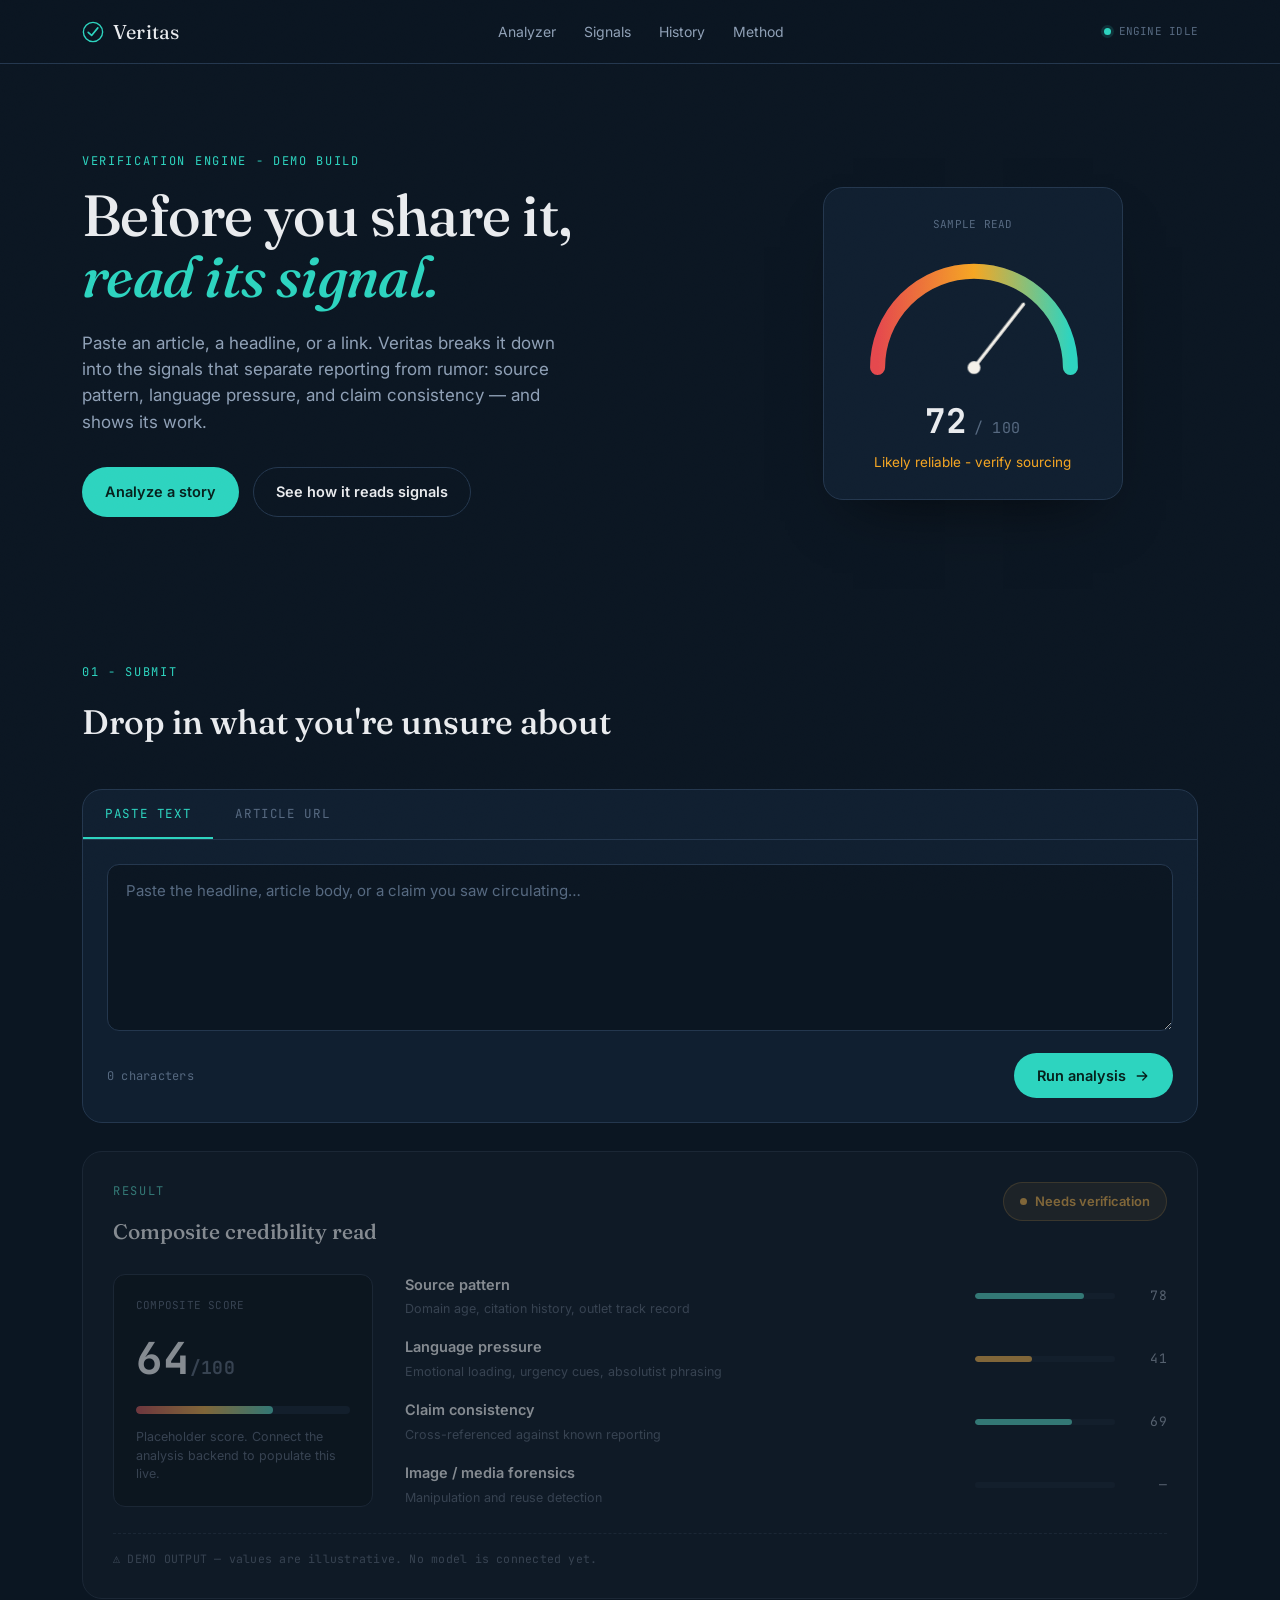
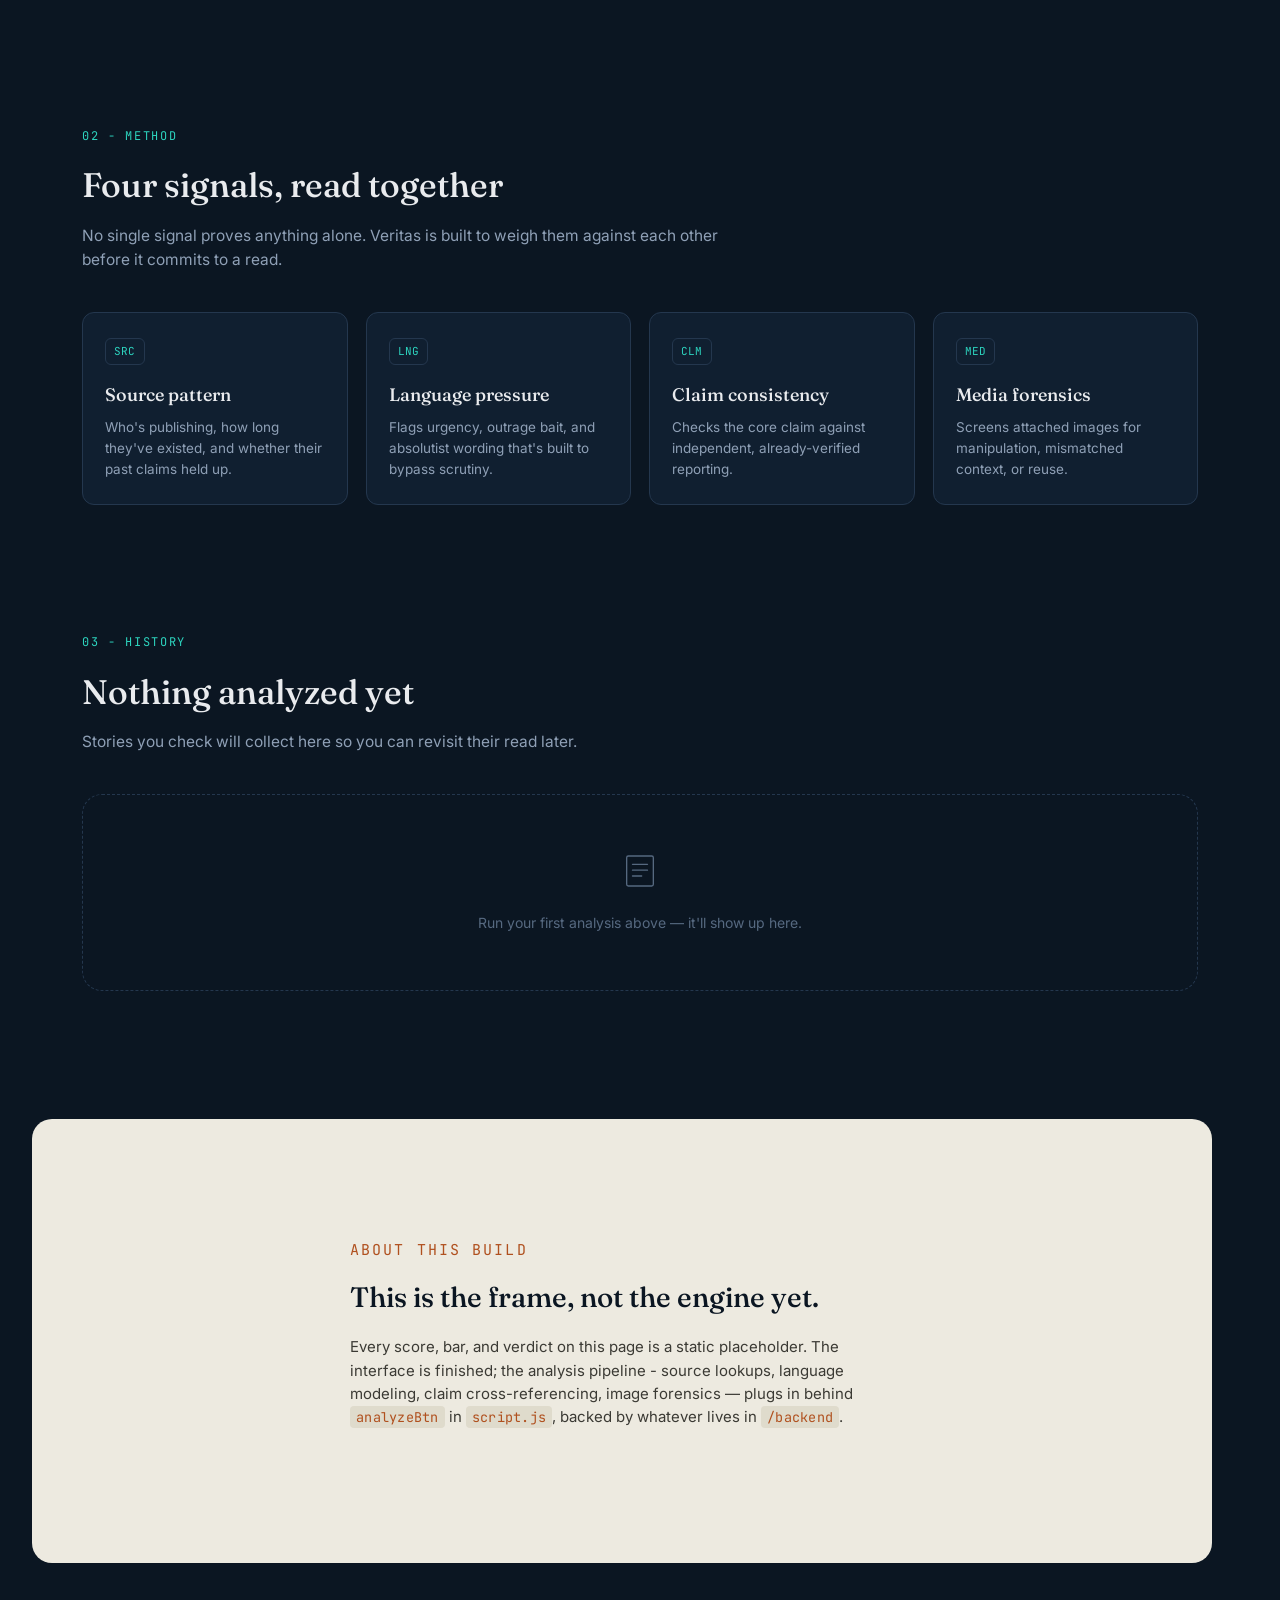
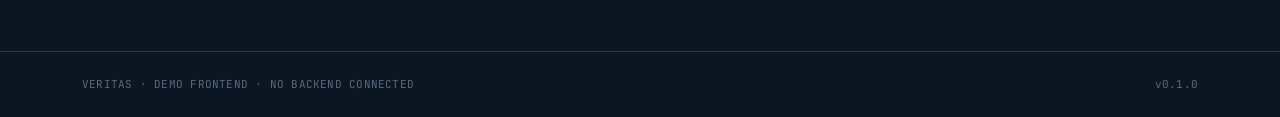
<file: frontend/index.html>
<!DOCTYPE html>
<html lang="en">
<head>
<meta charset="UTF-8">
<meta name="viewport" content="width=device-width, initial-scale=1.0">
<title>Veritas - Signal Verification Engine</title>
<link rel="preconnect" href="https://fonts.googleapis.com">
<link rel="preconnect" href="https://fonts.gstatic.com" crossorigin>
<link href="https://fonts.googleapis.com/css2?family=Fraunces:ital,opsz,wght@0,9..144,400;0,9..144,500;0,9..144,600;1,9..144,500&family=Inter:wght@400;500;600;700&family=JetBrains+Mono:wght@400;500;700&display=swap" rel="stylesheet">
<link rel="stylesheet" href="styles.css">
</head>
<body>
<div class="noise-overlay"></div>
<header class="site-header">
  <div class="header-inner">
    <a class="brand" href="#top">
      <span class="brand-mark" aria-hidden="true">
        <svg viewBox="0 0 32 32" width="22" height="22">
          <circle cx="16" cy="16" r="14" fill="none" stroke="currentColor" stroke-width="2"/>
          <path d="M9 16.5 L14 21 L23 10" fill="none" stroke="currentColor" stroke-width="2.4" stroke-linecap="round" stroke-linejoin="round"/>
        </svg>
      </span>
      <span class="brand-name">Veritas</span>
    </a>
    <nav class="main-nav" aria-label="Primary">
      <a href="#analyze">Analyzer</a>
      <a href="#signals">Signals</a>
      <a href="#history">History</a>
      <a href="#about">Method</a>
    </nav>
    <div class="header-status">
      <span class="status-dot" aria-hidden="true"></span>
      <span class="mono">ENGINE&nbsp;IDLE</span>
    </div>
  </div>
</header>
<main id="top">
  <section class="hero">
    <div class="hero-inner">
      <div class="hero-copy">
        <p class="eyebrow">VERIFICATION ENGINE - DEMO BUILD</p>
        <h1 class="hero-title">Before you share it,<br><em>read its signal.</em></h1>
        <p class="hero-sub">Paste an article, a headline, or a link. Veritas breaks it down into the signals that separate reporting from rumor: source pattern, language pressure, and claim consistency — and shows its work.</p>
        <div class="hero-actions">
          <a href="#analyze" class="btn btn-primary">Analyze a story</a>
          <a href="#signals" class="btn btn-ghost">See how it reads signals</a>
        </div>
        <p class="hero-note"></p>
      </div>

      <div class="hero-gauge" aria-hidden="true">
        <div class="gauge-card">
          <p class="gauge-label mono">SAMPLE READ</p>
          <svg class="gauge" viewBox="0 0 220 140" width="240" height="150">
            <defs>
              <linearGradient id="gaugeGrad" x1="0%" y1="0%" x2="100%" y2="0%">
                <stop offset="0%" stop-color="#E5484D"/>
                <stop offset="50%" stop-color="#F5A623"/>
                <stop offset="100%" stop-color="#2DD4BF"/>
              </linearGradient>
            </defs>
            <path d="M 20 120 A 90 90 0 0 1 200 120" fill="none" stroke="#1D2E44" stroke-width="14" stroke-linecap="round"/>
            <path d="M 20 120 A 90 90 0 0 1 200 120" fill="none" stroke="url(#gaugeGrad)" stroke-width="14" stroke-linecap="round" stroke-dasharray="283" stroke-dashoffset="0" class="gauge-arc"/>
            <line x1="110" y1="120" x2="110" y2="45" stroke="#F4F1EA" stroke-width="3" stroke-linecap="round" class="gauge-needle" transform="rotate(38 110 120)"/>
            <circle cx="110" cy="120" r="6" fill="#F4F1EA"/>
          </svg>
          <div class="gauge-readout">
            <span class="gauge-score mono">72</span>
            <span class="gauge-scale mono">/ 100</span>
          </div>
          <p class="gauge-verdict">Likely reliable - verify sourcing</p>
        </div>
      </div>
    </div>
  </section>
  <section class="analyzer" id="analyze">
    <div class="section-head">
      <p class="eyebrow">01 - SUBMIT</p>
      <h2>Drop in what you're unsure about</h2>
    </div>
    <div class="analyzer-panel">
      <div class="input-tabs" role="tablist" aria-label="Input type">
        <button class="tab active" role="tab" aria-selected="true" data-tab="text">Paste text</button>
        <button class="tab" role="tab" aria-selected="false" data-tab="url">Article URL</button>
      </div>

      <div class="input-body">
        <textarea id="storyInput" placeholder="Paste the headline, article body, or a claim you saw circulating…" rows="7"></textarea>
        <input id="urlInput" type="url" placeholder="https://example.com/article" style="display:none;">

        <div class="input-footer">
          <span class="char-count mono"><span id="charCount">0</span> characters</span>
          <button class="btn btn-primary btn-analyze" id="analyzeBtn">
            <span>Run analysis</span>
            <svg viewBox="0 0 20 20" width="16" height="16" fill="none"><path d="M4 10h11M11 5l5 5-5 5" stroke="currentColor" stroke-width="1.6" stroke-linecap="round" stroke-linejoin="round"/></svg>
          </button>
        </div>
      </div>
    </div>
    <div class="results-panel" id="results">
      <div class="results-head">
        <div>
          <p class="eyebrow">RESULT</p>
          <h3>Composite credibility read</h3>
        </div>
        <div class="verdict-chip verdict-caution">
          <span class="dot"></span> Needs verification
        </div>
      </div>
      <div class="results-grid">
        <div class="score-card">
          <p class="mono score-card-label">COMPOSITE SCORE</p>
          <div class="big-score">
            <span class="mono">64</span><span class="big-score-max mono">/100</span>
          </div>
          <div class="meter">
            <div class="meter-fill" style="width:64%;"></div>
          </div>
          <p class="score-caption">Placeholder score. Connect the analysis backend to populate this live.</p>
        </div>
        <div class="signal-list">
          <div class="signal-row">
            <div class="signal-info">
              <span class="signal-name">Source pattern</span>
              <span class="signal-desc">Domain age, citation history, outlet track record</span>
            </div>
            <div class="signal-bar"><div class="signal-bar-fill" style="width:78%; background:var(--teal);"></div></div>
            <span class="signal-value mono">78</span>
          </div>
          <div class="signal-row">
            <div class="signal-info">
              <span class="signal-name">Language pressure</span>
              <span class="signal-desc">Emotional loading, urgency cues, absolutist phrasing</span>
            </div>
            <div class="signal-bar"><div class="signal-bar-fill" style="width:41%; background:var(--amber);"></div></div>
            <span class="signal-value mono">41</span>
          </div>
          <div class="signal-row">
            <div class="signal-info">
              <span class="signal-name">Claim consistency</span>
              <span class="signal-desc">Cross-referenced against known reporting</span>
            </div>
            <div class="signal-bar"><div class="signal-bar-fill" style="width:69%; background:var(--teal);"></div></div>
            <span class="signal-value mono">69</span>
          </div>
          <div class="signal-row">
            <div class="signal-info">
              <span class="signal-name">Image / media forensics</span>
              <span class="signal-desc">Manipulation and reuse detection</span>
            </div>
            <div class="signal-bar"><div class="signal-bar-fill" style="width:0%; background:var(--ink-light);"></div></div>
            <span class="signal-value mono">—</span>
          </div>
        </div>
      </div>
      <p class="results-disclaimer mono">⚠ DEMO OUTPUT — values are illustrative. No model is connected yet.</p>
    </div>
  </section>
  <section class="signals-explainer" id="signals">
    <div class="section-head">
      <p class="eyebrow">02 - METHOD</p>
      <h2>Four signals, read together</h2>
      <p class="section-sub">No single signal proves anything alone. Veritas is built to weigh them against each other before it commits to a read.</p>
    </div>
    <div class="signal-cards">
      <article class="signal-card">
        <span class="signal-icon mono">SRC</span>
        <h3>Source pattern</h3>
        <p>Who's publishing, how long they've existed, and whether their past claims held up.</p>
      </article>
      <article class="signal-card">
        <span class="signal-icon mono">LNG</span>
        <h3>Language pressure</h3>
        <p>Flags urgency, outrage bait, and absolutist wording that's built to bypass scrutiny.</p>
      </article>
      <article class="signal-card">
        <span class="signal-icon mono">CLM</span>
        <h3>Claim consistency</h3>
        <p>Checks the core claim against independent, already-verified reporting.</p>
      </article>
      <article class="signal-card">
        <span class="signal-icon mono">MED</span>
        <h3>Media forensics</h3>
        <p>Screens attached images for manipulation, mismatched context, or reuse.</p>
      </article>
    </div>
  </section>
  <section class="history" id="history">
    <div class="section-head">
      <p class="eyebrow">03 - HISTORY</p>
      <h2>Nothing analyzed yet</h2>
      <p class="section-sub">Stories you check will collect here so you can revisit their read later.</p>
    </div>
    <div class="empty-state">
      <svg viewBox="0 0 48 48" width="40" height="40" fill="none"><rect x="8" y="6" width="32" height="36" rx="2" stroke="currentColor" stroke-width="1.6"/><path d="M15 16h18M15 23h18M15 30h11" stroke="currentColor" stroke-width="1.6" stroke-linecap="round"/></svg>
      <p>Run your first analysis above — it'll show up here.</p>
    </div>
  </section>
  <section class="about" id="about">
    <div class="about-inner">
      <p class="eyebrow">ABOUT THIS BUILD</p>
      <h2>This is the frame, not the engine yet.</h2>
      <p>Every score, bar, and verdict on this page is a static placeholder. The interface is finished; the analysis pipeline - source lookups, language modeling, claim cross-referencing, image forensics — plugs in behind <code class="mono">analyzeBtn</code> in <code class="mono">script.js</code>, backed by whatever lives in <code class="mono">/backend</code>.</p>
    </div>
  </section>
</main>
<footer class="site-footer">
  <div class="footer-inner">
    <span class="mono">VERITAS · DEMO FRONTEND · NO BACKEND CONNECTED</span>
    <span class="mono">v0.1.0</span>
  </div>
</footer>
<script src="script.js"></script>
</body>
</html>
</file>
<file: frontend/styles.css>
:root{
  --ink: #0B1622;
  --ink-2: #101F30;
  --ink-3: #16283C;
  --paper: #EDEAE0;
  --paper-dim: #C9C6BB;
  --line: #24374E;
  --text: #E9EBEE;
  --text-dim: #8FA0B6;
  --text-faint: #566980;
  --teal: #2DD4BF;
  --amber: #F5A623;
  --red: #E5484D;
  --font-display: "Fraunces", Georgia, serif;
  --font-body: "Inter", -apple-system, BlinkMacSystemFont, sans-serif;
  --font-mono: "JetBrains Mono", ui-monospace, SFMono-Regular, monospace;
  --radius-sm: 6px;
  --radius-md: 12px;
  --radius-lg: 20px;
}
*{ box-sizing: border-box; }
html{ scroll-behavior: smooth; }
body{
  margin:0;
  background: var(--ink);
  color: var(--text);
  font-family: var(--font-body);
  line-height: 1.55;
  -webkit-font-smoothing: antialiased;
}
.mono{ font-family: var(--font-mono); letter-spacing: 0.02em; }
a{ color: inherit; }
::selection{ background: var(--teal); color: var(--ink); }
:focus-visible{
  outline: 2px solid var(--teal);
  outline-offset: 3px;
  border-radius: 3px;
}
.noise-overlay{
  position: fixed; inset: 0;
  pointer-events: none;
  z-index: 999;
  opacity: 0.035;
  background-image: url("data:image/svg+xml,%3Csvg xmlns='http://www.w3.org/2000/svg' width='90' height='90'%3E%3Cfilter id='n'%3E%3CfeTurbulence type='fractalNoise' baseFrequency='0.9' numOctaves='2' stitchTiles='stitch'/%3E%3C/filter%3E%3Crect width='100%25' height='100%25' filter='url(%23n)'/%3E%3C/svg%3E");
  mix-blend-mode: overlay;
}
.eyebrow{
  font-family: var(--font-mono);
  font-size: 12px;
  letter-spacing: 0.14em;
  text-transform: uppercase;
  color: var(--teal);
  margin: 0 0 14px;
}
h1, h2, h3{
  font-family: var(--font-display);
  font-weight: 500;
  margin: 0;
  color: var(--text);
}
code{
  font-family: var(--font-mono);
  background: var(--ink-3);
  padding: 2px 6px;
  border-radius: 4px;
  font-size: 0.9em;
  color: var(--teal);
}
.site-header{
  position: sticky; top: 0; z-index: 100;
  background: rgba(11,22,34,0.85);
  backdrop-filter: blur(10px);
  border-bottom: 1px solid var(--line);
}
.header-inner{
  max-width: 1180px; margin: 0 auto;
  padding: 16px 32px;
  display: flex; align-items: center; justify-content: space-between; gap: 24px;
}
.brand{
  display: flex; align-items: center; gap: 9px;
  text-decoration: none;
  color: var(--text);
}
.brand-mark{ color: var(--teal); display: flex; }
.brand-name{
  font-family: var(--font-display);
  font-size: 20px;
  letter-spacing: 0.01em;
}
.main-nav{ display: flex; gap: 28px; }
.main-nav a{
  text-decoration: none;
  color: var(--text-dim);
  font-size: 14px;
  transition: color 0.15s ease;
}
.main-nav a:hover{ color: var(--text); }
.header-status{
  display: flex; align-items: center; gap: 8px;
  font-size: 11px; color: var(--text-faint);
  white-space: nowrap;
}
.status-dot{
  width: 7px; height: 7px; border-radius: 50%;
  background: var(--teal);
  box-shadow: 0 0 0 3px rgba(45,212,191,0.15);
}
.hero{
  max-width: 1180px; margin: 0 auto;
  padding: 88px 32px 64px;
}
.hero-inner{
  display: grid;
  grid-template-columns: 1.15fr 0.85fr;
  gap: 56px;
  align-items: center;
}
.hero-title{
  font-size: clamp(38px, 5vw, 58px);
  line-height: 1.06;
  letter-spacing: -0.01em;
}
.hero-title em{
  font-style: italic;
  color: var(--teal);
}
.hero-sub{
  max-width: 46ch;
  color: var(--text-dim);
  font-size: 17px;
  margin: 22px 0 32px;
}
.hero-actions{ display: flex; gap: 14px; flex-wrap: wrap; }
.hero-note{
  margin-top: 18px;
  font-size: 13px;
  color: var(--text-faint);
}
.btn{
  display: inline-flex; align-items: center; gap: 8px;
  padding: 13px 22px;
  border-radius: 999px;
  font-size: 14.5px;
  font-weight: 600;
  text-decoration: none;
  border: 1px solid transparent;
  cursor: pointer;
  transition: transform 0.12s ease, background 0.15s ease, border-color 0.15s ease;
  font-family: var(--font-body);
}
.btn:active{ transform: scale(0.98); }
.btn-primary{
  background: var(--teal);
  color: #06201C;
}
.btn-primary:hover{ background: #4EE4D1; }
.btn-ghost{
  background: transparent;
  border-color: var(--line);
  color: var(--text);
}
.btn-ghost:hover{ border-color: var(--text-dim); }
.hero-gauge{ display: flex; justify-content: center; }
.gauge-card{
  background: var(--ink-2);
  border: 1px solid var(--line);
  border-radius: var(--radius-lg);
  padding: 28px 30px 26px;
  width: 100%;
  max-width: 300px;
  text-align: center;
  box-shadow: 0 30px 60px -30px rgba(0,0,0,0.6);
}
.gauge-label{
  font-size: 11px; color: var(--text-faint);
  margin: 0 0 6px;
}
.gauge{ display: block; margin: 0 auto; }
.gauge-arc{
  animation: sweepArc 1.4s cubic-bezier(.2,.8,.2,1) 0.2s both;
}
@keyframes sweepArc{
  from{ stroke-dashoffset: 283; }
  to{ stroke-dashoffset: 0; }
}
.gauge-needle{
  transform-origin: 110px 120px;
  animation: sweepNeedle 1.4s cubic-bezier(.2,.8,.2,1) 0.2s both;
}
@keyframes sweepNeedle{
  from{ transform: rotate(-52deg); }
  to{ transform: rotate(38deg); }
}
.gauge-readout{
  margin-top: 6px;
}
.gauge-score{ font-size: 34px; color: var(--text); font-weight: 700; }
.gauge-scale{ font-size: 15px; color: var(--text-faint); margin-left: 3px; }
.gauge-verdict{
  margin: 4px 0 0;
  font-size: 13.5px;
  color: var(--amber);
}
main section{
  max-width: 1180px;
  margin: 0 auto;
  padding: 64px 32px;
}
.section-head{ max-width: 640px; margin-bottom: 40px; }
.section-head h2{ font-size: clamp(26px, 3vw, 34px); }
.section-sub{
  color: var(--text-dim);
  margin-top: 12px;
  font-size: 15.5px;
}
.analyzer-panel{
  background: var(--ink-2);
  border: 1px solid var(--line);
  border-radius: var(--radius-lg);
  overflow: hidden;
}
.input-tabs{
  display: flex;
  border-bottom: 1px solid var(--line);
}
.tab{
  font-family: var(--font-mono);
  font-size: 12.5px;
  letter-spacing: 0.05em;
  text-transform: uppercase;
  background: transparent;
  border: none;
  color: var(--text-faint);
  padding: 15px 22px;
  cursor: pointer;
  border-bottom: 2px solid transparent;
  transition: color 0.15s ease;
}
.tab.active{
  color: var(--teal);
  border-bottom-color: var(--teal);
}
.tab:hover{ color: var(--text); }
.input-body{ padding: 24px; }
#storyInput, #urlInput{
  width: 100%;
  background: var(--ink);
  border: 1px solid var(--line);
  border-radius: var(--radius-md);
  color: var(--text);
  font-family: var(--font-body);
  font-size: 15px;
  padding: 16px 18px;
  resize: vertical;
}
#storyInput:focus, #urlInput:focus{
  border-color: var(--teal);
  outline: none;
}
#storyInput::placeholder, #urlInput::placeholder{ color: var(--text-faint); }
.input-footer{
  display: flex; align-items: center; justify-content: space-between;
  margin-top: 16px;
}
.char-count{ font-size: 12px; color: var(--text-faint); }
.btn-analyze svg{ transition: transform 0.15s ease; }
.btn-analyze:hover svg{ transform: translateX(3px); }
.results-panel{
  margin-top: 28px;
  background: var(--ink-2);
  border: 1px solid var(--line);
  border-radius: var(--radius-lg);
  padding: 30px;
  opacity: 0.55;
  filter: saturate(0.7);
}
.results-panel.active{
  opacity: 1;
  filter: none;
}
.results-head{
  display: flex; align-items: flex-start; justify-content: space-between;
  gap: 20px; flex-wrap: wrap;
  margin-bottom: 26px;
}
.results-head h3{ font-size: 21px; margin-top: 2px; }
.verdict-chip{
  display: inline-flex; align-items: center; gap: 8px;
  padding: 8px 16px;
  border-radius: 999px;
  font-size: 13px; font-weight: 600;
  background: rgba(245,166,35,0.12);
  color: var(--amber);
  border: 1px solid rgba(245,166,35,0.3);
}
.verdict-chip .dot{
  width: 7px; height: 7px; border-radius: 50%;
  background: currentColor;
}
.results-grid{
  display: grid;
  grid-template-columns: 260px 1fr;
  gap: 32px;
}
.score-card{
  background: var(--ink);
  border: 1px solid var(--line);
  border-radius: var(--radius-md);
  padding: 22px;
}
.score-card-label{ font-size: 11px; color: var(--text-faint); margin: 0; }
.big-score{
  margin: 10px 0 14px;
  font-size: 44px;
  font-weight: 700;
  color: var(--text);
}
.big-score-max{ font-size: 18px; color: var(--text-faint); }
.meter{
  height: 8px;
  border-radius: 999px;
  background: var(--ink-3);
  overflow: hidden;
}
.meter-fill{
  height: 100%;
  background: linear-gradient(90deg, var(--red), var(--amber), var(--teal));
  border-radius: 999px;
}
.score-caption{
  font-size: 12.5px;
  color: var(--text-faint);
  margin: 14px 0 0;
  line-height: 1.5;
}
.signal-list{ display: flex; flex-direction: column; gap: 18px; justify-content: center; }
.signal-row{
  display: grid;
  grid-template-columns: 1fr 140px 36px;
  align-items: center;
  gap: 16px;
}
.signal-info{ display: flex; flex-direction: column; gap: 3px; }
.signal-name{ font-size: 14.5px; font-weight: 600; }
.signal-desc{ font-size: 12.5px; color: var(--text-faint); }
.signal-bar{
  height: 6px; border-radius: 999px;
  background: var(--ink-3);
  overflow: hidden;
}
.signal-bar-fill{ height: 100%; border-radius: 999px; }
.signal-value{ font-size: 13px; color: var(--text-dim); text-align: right; }

.results-disclaimer{
  margin: 26px 0 0;
  font-size: 11.5px;
  color: var(--text-faint);
  border-top: 1px dashed var(--line);
  padding-top: 16px;
}
.signal-cards{
  display: grid;
  grid-template-columns: repeat(4, 1fr);
  gap: 18px;
}
.signal-card{
  background: var(--ink-2);
  border: 1px solid var(--line);
  border-radius: var(--radius-md);
  padding: 24px 22px;
}
.signal-icon{
  display: inline-block;
  font-size: 11px;
  color: var(--teal);
  border: 1px solid var(--line);
  border-radius: 6px;
  padding: 4px 8px;
  margin-bottom: 16px;
}
.signal-card h3{ font-size: 18px; margin-bottom: 8px; }
.signal-card p{ font-size: 13.5px; color: var(--text-dim); margin: 0; }
.empty-state{
  border: 1px dashed var(--line);
  border-radius: var(--radius-lg);
  padding: 56px 24px;
  text-align: center;
  color: var(--text-faint);
}
.empty-state svg{ margin-bottom: 14px; }
.empty-state p{ margin: 0; font-size: 14px; }
.about{
  background: var(--paper);
  border-radius: var(--radius-lg);
  margin: 64px 32px 88px;
  max-width: 1180px;
}
.about-inner{
  max-width: 640px;
  padding: 56px 48px;
  margin: 0 auto;
}
.about .eyebrow{ color: #B0501E; }
.about h2{ color: var(--ink); font-size: 28px; margin-bottom: 16px; }
.about p{ color: #3B3A34; font-size: 15px; }
.about code{ background: #DFDBCC; color: #B0501E; }
.site-footer{
  border-top: 1px solid var(--line);
}
.footer-inner{
  max-width: 1180px; margin: 0 auto;
  padding: 24px 32px;
  display: flex; justify-content: space-between;
  font-size: 11px;
  color: var(--text-faint);
}
@media (max-width: 900px){
  .main-nav{ display: none; }
  .hero-inner{ grid-template-columns: 1fr; }
  .hero-gauge{ order: -1; }
  .results-grid{ grid-template-columns: 1fr; }
  .signal-cards{ grid-template-columns: 1fr 1fr; }
  .signal-row{ grid-template-columns: 1fr; row-gap: 8px; }
  .signal-value{ text-align: left; }
  .about-inner{ padding: 40px 26px; }
}
@media (max-width: 560px){
  .header-inner{ padding: 14px 18px; }
  .hero{ padding: 56px 18px 40px; }
  main section{ padding: 48px 18px; }
  .signal-cards{ grid-template-columns: 1fr; }
  .input-footer{ flex-direction: column; align-items: stretch; gap: 12px; }
  .btn-analyze{ justify-content: center; }
}
@media (prefers-reduced-motion: reduce){
  html{ scroll-behavior: auto; }
  .gauge-arc, .gauge-needle{ animation: none; }
}
</file>
